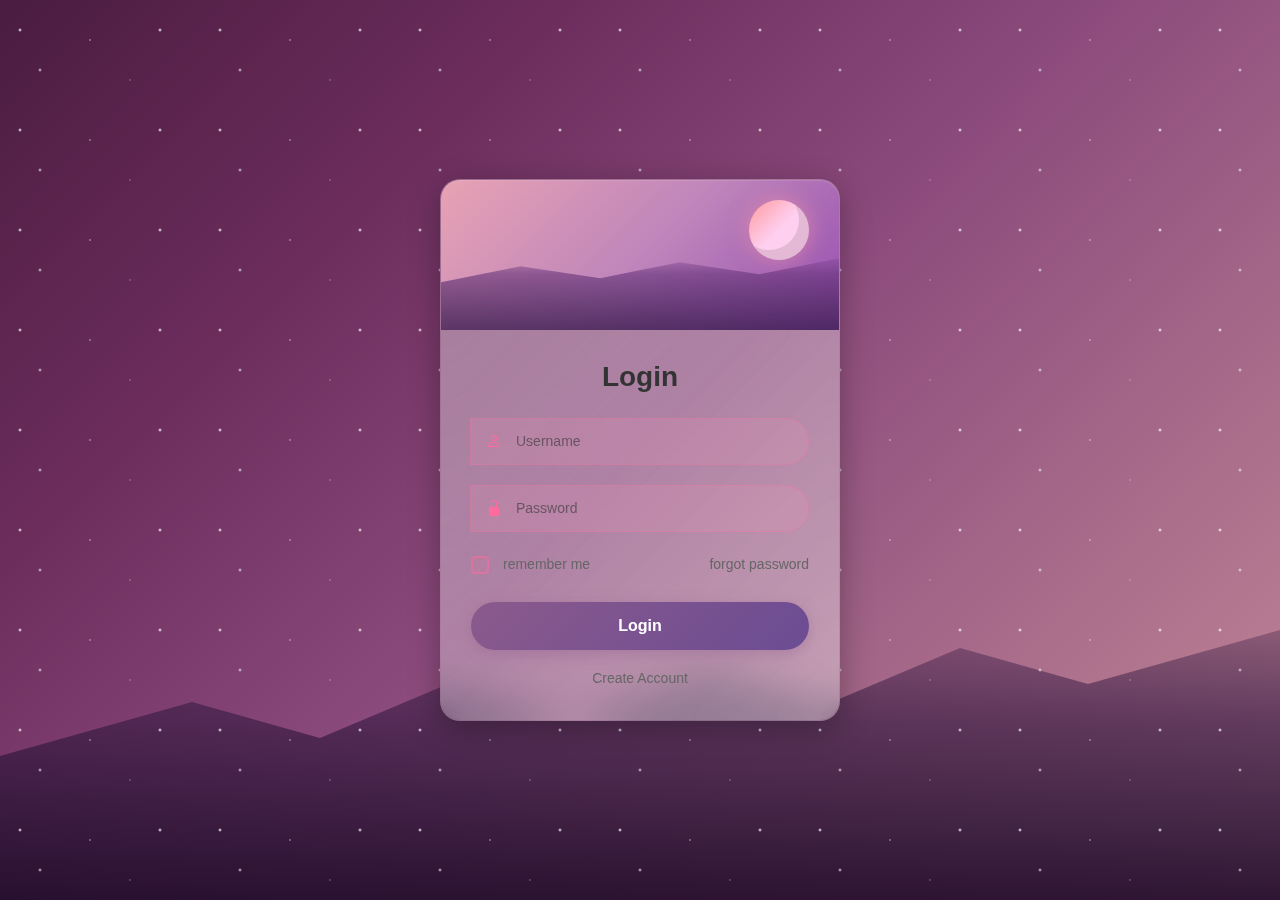
<file: index.html>
<!DOCTYPE html>
<html lang="en">
<head>
    <meta charset="UTF-8">
    <meta name="viewport" content="width=device-width, initial-scale=1.0">
    <title>Space Login Page</title>
    <!-- Bootstrap CSS -->
    <link href="https://cdn.jsdelivr.net/npm/bootstrap@5.3.0/dist/css/bootstrap.min.css" rel="stylesheet">
    <!-- Custom CSS -->
    <link rel="stylesheet" href="style.css">
    <script src="https://ajax.googleapis.com/ajax/libs/jquery/3.7.1/jquery.min.js"></script>
</head>
<body>
    <div class="container-fluid vh-100 d-flex align-items-center justify-content-center p-0">
        <!-- Background -->
        <div class="background-container">
            <!-- Stars -->
            <div class="stars"></div>
            <!-- Mountains -->
            <div class="mountains"></div>
        </div>
        
        <!-- Login Form Container -->
        <div class="login-container">
            <!-- Space Scene Header -->
            <div class="space-scene">
                <div class="planet"></div>
                <div class="mountain-silhouette"></div>
            </div>
            
            <!-- Login Form -->
            <div class="login-form">
                <h2 class="text-center mb-4">Login</h2>
                
                <form id="loginForm">
                    <!-- Username Field -->
                    <div class="mb-3">
                        <div class="input-group">
                            <span class="input-icon">
                                <svg width="16" height="16" fill="currentColor" viewBox="0 0 16 16">
                                    <path d="M8 8a3 3 0 1 0 0-6 3 3 0 0 0 0 6zm2-3a2 2 0 1 1-4 0 2 2 0 0 1 4 0zm4 8c0 1-1 1-1 1H3s-1 0-1-1 1-4 6-4 6 3 6 4zm-1-.004c-.001-.246-.154-.986-.832-1.664C11.516 10.68 10.289 10 8 10c-2.29 0-3.516.68-4.168 1.332-.678.678-.83 1.418-.832 1.664h10z"/>
                                </svg>
                            </span>
                            <input type="text" class="form-control custom-input" id="username" placeholder="Username" name="username" required>
                        </div>
                    </div>
                    
                    <!-- Password Field -->
                    <div class="mb-3">
                        <div class="input-group">
                            <span class="input-icon">
                                <svg width="16" height="16" fill="currentColor" viewBox="0 0 16 16">
                                    <path d="M8 1a2 2 0 0 1 2 2v4H6V3a2 2 0 0 1 2-2zm3 6V3a3 3 0 0 0-6 0v4a2 2 0 0 0-2 2v5a2 2 0 0 0 2 2h6a2 2 0 0 0 2-2V9a2 2 0 0 0-2-2z"/>
                                </svg>
                            </span>
                            <input type="password" class="form-control custom-input" id="password" placeholder="Password"  name="password" required>
                        </div>
                    </div>
                    
                    <!-- Remember Me and Forgot Password -->
                    <div class="d-flex justify-content-between align-items-center mb-4">
                        <div class="form-check">
                            <input class="form-check-input custom-checkbox" type="checkbox" id="rememberMe">
                            <label class="form-check-label" for="rememberMe">
                                remember me
                            </label>
                        </div>
                        <a href="#" class="forgot-password">forgot password</a>
                    </div>
                    
                    <!-- Login Button -->
                    <button type="submit" class="btn login-btn w-100 mb-3">Login</button>
                    
                    <!-- Create Account Link -->
                    <div class="text-center">
                        <a href="#" class="create-account">Create Account</a>
                    </div>
                </form>
            </div>
        </div>
    </div>
    
    <!-- Bootstrap JS -->
    <script src="https://cdn.jsdelivr.net/npm/bootstrap@5.3.0/dist/js/bootstrap.bundle.min.js"></script>
    <!-- Custom JS -->
    <script src="script.js"></script>
</body>
</html>
</file>
<file: style.css>
/* Reset and base styles */
* {
    margin: 0;
    padding: 0;
    box-sizing: border-box;
}

body, html {
    height: 100%;
    overflow: hidden;
    font-family: -apple-system, BlinkMacSystemFont, 'Segoe UI', Roboto, Oxygen, Ubuntu, Cantarell, sans-serif;
}

/* Background container */
.background-container {
    position: fixed;
    top: 0;
    left: 0;
    width: 100%;
    height: 100%;
    background: linear-gradient(135deg, 
        #4a1c40 0%, 
        #6b2c5c 25%, 
        #8b4a7c 50%, 
        #a86b8a 75%, 
        #c48b98 100%);
    z-index: -2;
}

/* Stars */
.stars {
    position: absolute;
    width: 100%;
    height: 100%;
    background-image: 
        radial-gradient(2px 2px at 20px 30px, #fff, transparent),
        radial-gradient(2px 2px at 40px 70px, rgba(255,255,255,0.8), transparent),
        radial-gradient(1px 1px at 90px 40px, #fff, transparent),
        radial-gradient(1px 1px at 130px 80px, rgba(255,255,255,0.6), transparent),
        radial-gradient(2px 2px at 160px 30px, #fff, transparent);
    background-repeat: repeat;
    background-size: 200px 100px;
    animation: twinkle 4s ease-in-out infinite alternate;
}

@keyframes twinkle {
    0% { opacity: 0.7; }
    100% { opacity: 1; }
}

/* Mountains */
.mountains {
    position: absolute;
    bottom: 0;
    left: 0;
    width: 100%;
    height: 40%;
    background: linear-gradient(to top, 
        rgba(30, 10, 40, 0.9) 0%, 
        rgba(60, 30, 70, 0.7) 50%, 
        transparent 100%);
    clip-path: polygon(
        0% 100%, 
        0% 60%, 
        15% 45%, 
        25% 55%, 
        35% 40%, 
        45% 50%, 
        55% 35%, 
        65% 45%, 
        75% 30%, 
        85% 40%, 
        100% 25%, 
        100% 100%
    );
    z-index: -1;
}

/* Login container */
.login-container {
    width: 400px;
    max-width: 90vw;
    background: rgba(255, 255, 255, 0.1);
    backdrop-filter: blur(20px);
    -webkit-backdrop-filter: blur(20px);
    border: 1px solid rgba(255, 255, 255, 0.2);
    border-radius: 20px;
    box-shadow: 
        0 8px 32px rgba(0, 0, 0, 0.3),
        inset 0 1px 0 rgba(255, 255, 255, 0.2);
    overflow: hidden;
    z-index: 10;
}

/* Space scene header */
.space-scene {
    position: relative;
    height: 150px;
    background: linear-gradient(135deg, 
        rgba(255, 182, 193, 0.8) 0%, 
        rgba(221, 160, 221, 0.6) 50%, 
        rgba(138, 43, 226, 0.4) 100%);
    overflow: hidden;
}

/* Planet */
.planet {
    position: absolute;
    top: 20px;
    right: 30px;
    width: 60px;
    height: 60px;
    background: linear-gradient(135deg, #ff9a9e 0%, #fecfef 50%, #fecfef 100%);
    border-radius: 50%;
    box-shadow: 
        0 0 20px rgba(255, 154, 158, 0.5),
        inset -10px -10px 0 rgba(0, 0, 0, 0.1);
}

/* Mountain silhouette in space scene */
.mountain-silhouette {
    position: absolute;
    bottom: 0;
    left: 0;
    width: 100%;
    height: 80px;
    background: linear-gradient(to top, 
        rgba(60, 30, 80, 0.8) 0%, 
        rgba(100, 50, 120, 0.6) 70%, 
        transparent 100%);
    clip-path: polygon(
        0% 100%, 
        0% 40%, 
        20% 20%, 
        40% 35%, 
        60% 15%, 
        80% 30%, 
        100% 10%, 
        100% 100%
    );
}

/* Login form */
.login-form {
    padding: 30px;
    background: rgba(255, 255, 255, 0.05);
    backdrop-filter: blur(10px);
    -webkit-backdrop-filter: blur(10px);
}

.login-form h2 {
    color: #333;
    font-weight: 600;
    font-size: 28px;
    margin-bottom: 30px;
}

/* Input styling */
.input-group {
    position: relative;
    margin-bottom: 20px;
}

.input-icon {
    position: absolute;
    left: 15px;
    top: 50%;
    transform: translateY(-50%);
    color: #ff6b9d;
    z-index: 5;
    display: flex;
    align-items: center;
}

.custom-input {
    background: rgba(255, 107, 157, 0.1);
    border: 1px solid rgba(255, 107, 157, 0.3);
    border-radius: 25px;
    padding: 12px 15px 12px 45px;
    color: #333;
    font-size: 14px;
    backdrop-filter: blur(5px);
    -webkit-backdrop-filter: blur(5px);
    transition: all 0.3s ease;
}

.custom-input:focus {
    background: rgba(255, 107, 157, 0.15);
    border-color: #ff6b9d;
    box-shadow: 0 0 0 0.2rem rgba(255, 107, 157, 0.25);
    outline: none;
}

.custom-input::placeholder {
    color: rgba(51, 51, 51, 0.6);
    font-size: 14px;
}

/* Checkbox styling */
.custom-checkbox {
    width: 18px;
    height: 18px;
    background: rgba(255, 107, 157, 0.1);
    border: 2px solid rgba(255, 107, 157, 0.5);
    border-radius: 4px;
}

.custom-checkbox:checked {
    background: #ff6b9d;
    border-color: #ff6b9d;
}

.form-check-label {
    color: #666;
    font-size: 14px;
    margin-left: 8px;
}

/* Links */
.forgot-password {
    color: #666;
    text-decoration: none;
    font-size: 14px;
    transition: color 0.3s ease;
}

.forgot-password:hover {
    color: #ff6b9d;
}

.create-account {
    color: #666;
    text-decoration: none;
    font-size: 14px;
    transition: color 0.3s ease;
}

.create-account:hover {
    color: #ff6b9d;
}

/* Login button */
.login-btn {
    background: linear-gradient(135deg, #8b5a8c 0%, #6b4c93 100%);
    border: none;
    border-radius: 25px;
    padding: 12px 30px;
    color: white;
    font-weight: 600;
    font-size: 16px;
    transition: all 0.3s ease;
    box-shadow: 0 4px 15px rgba(139, 90, 140, 0.4);
}

.login-btn:hover {
    background: linear-gradient(135deg, #9d6b9e 0%, #7d5ca5 100%);
    transform: translateY(-2px);
    box-shadow: 0 6px 20px rgba(139, 90, 140, 0.6);
}

.login-btn:active {
    transform: translateY(0);
}

/* Responsive design */
@media (max-width: 768px) {
    .login-container {
        width: 350px;
        margin: 20px;
    }
    
    .login-form {
        padding: 25px;
    }
    
    .space-scene {
        height: 120px;
    }
    
    .planet {
        width: 50px;
        height: 50px;
        top: 15px;
        right: 25px;
    }
}

@media (max-width: 480px) {
    .login-container {
        width: 320px;
    }
    
    .login-form {
        padding: 20px;
    }
    
    .login-form h2 {
        font-size: 24px;
    }
}

/* Ensure no scrolling */
.container-fluid {
    overflow: hidden;
}

/* Additional glassmorphism effects */
.login-container::before {
    content: '';
    position: absolute;
    top: 0;
    left: 0;
    right: 0;
    bottom: 0;
    background: linear-gradient(135deg, 
        rgba(255, 255, 255, 0.1) 0%, 
        rgba(255, 255, 255, 0.05) 50%, 
        rgba(255, 255, 255, 0.1) 100%);
    border-radius: 20px;
    pointer-events: none;
}
</file>
